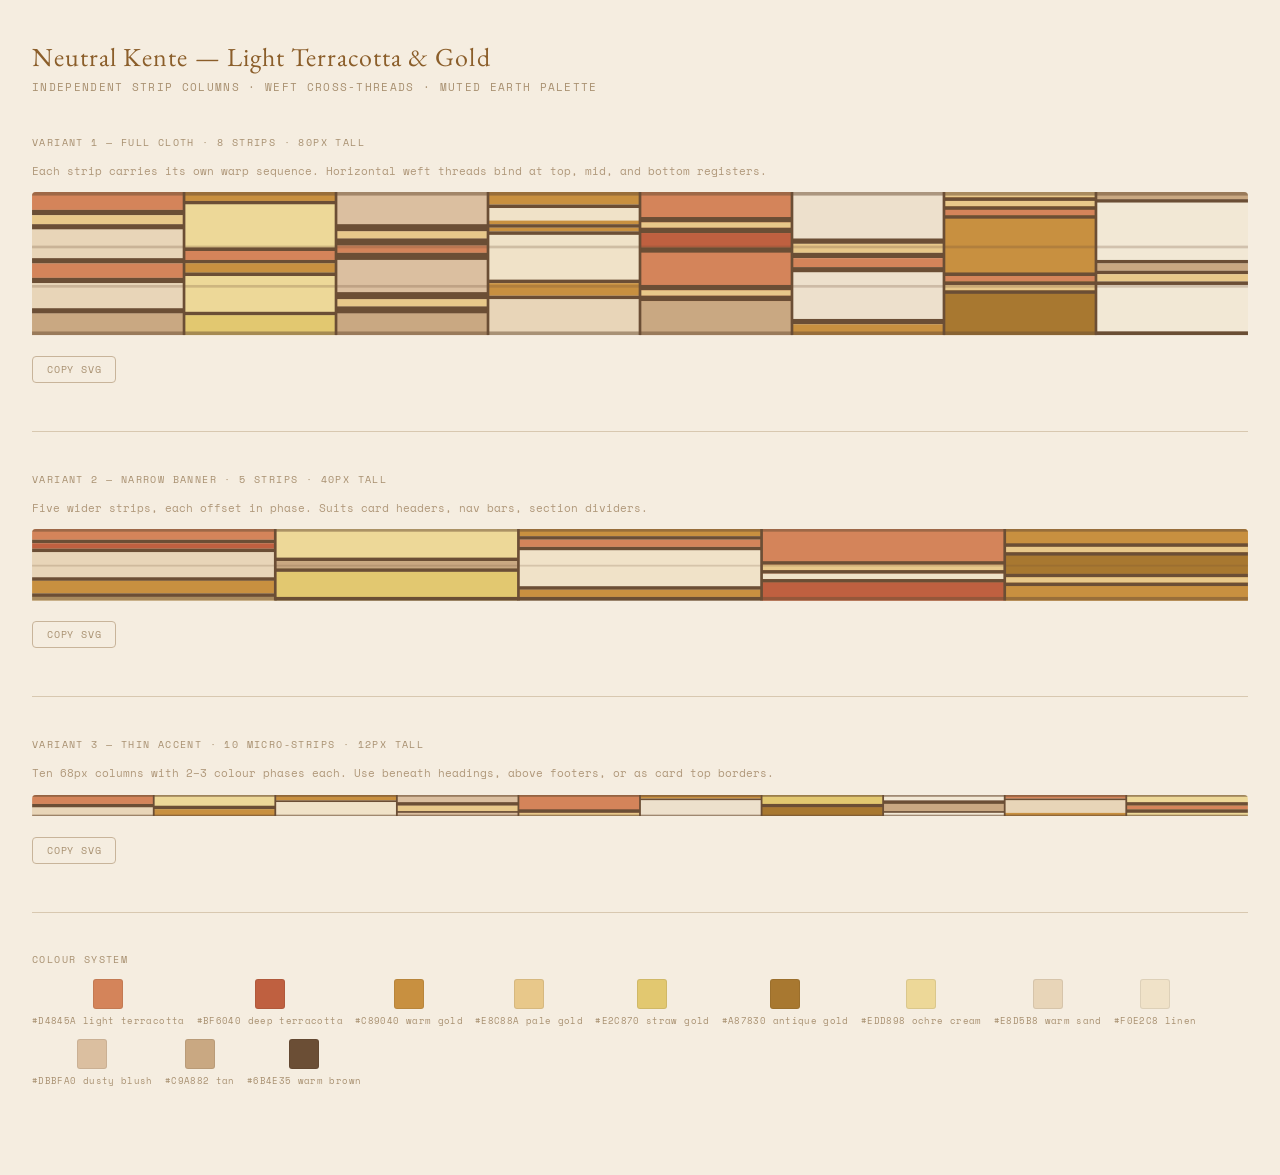
<file: apps/frontend/web/assets/images/kente_neutral.html>
<!DOCTYPE html>
<html lang="en">
<head>
<meta charset="UTF-8">
<meta name="viewport" content="width=device-width, initial-scale=1.0">
<title>Zemi — Neutral Kente Designs</title>
<style>
@import url('https://fonts.googleapis.com/css2?family=EB+Garamond:wght@400;500&family=Space+Mono:wght@400;700&display=swap');
* { box-sizing: border-box; margin: 0; padding: 0; }
body {
  background: #F5EDE0;
  font-family: 'Space Mono', monospace;
  color: #3A2E20;
  padding: 2.5rem 2rem;
}
h1 {
  font-family: 'EB Garamond', serif;
  font-size: 26px;
  font-weight: 400;
  color: #8B5E2A;
  margin-bottom: 0.3rem;
  letter-spacing: 0.04em;
}
.subtitle {
  font-size: 11px;
  color: #A89070;
  letter-spacing: 0.12em;
  text-transform: uppercase;
  margin-bottom: 2.5rem;
}
.section { margin-bottom: 3rem; }
.section-label {
  font-size: 10px;
  color: #A89070;
  letter-spacing: 0.14em;
  text-transform: uppercase;
  margin-bottom: 0.75rem;
}
.note {
  font-size: 11px;
  color: #B0987A;
  line-height: 1.7;
  margin-bottom: 0.75rem;
}
.kente-wrap { border-radius: 4px; overflow: hidden; margin-bottom: 0.85rem; }
.copy-btn {
  font-family: 'Space Mono', monospace;
  font-size: 10px;
  padding: 5px 14px;
  border-radius: 4px;
  cursor: pointer;
  border: 0.5px solid #C8B49A;
  background: transparent;
  color: #A89070;
  letter-spacing: 0.08em;
  text-transform: uppercase;
  transition: border-color 0.15s, color 0.15s;
}
.copy-btn:hover { border-color: #8B5E2A; color: #8B5E2A; }
.copy-btn.ok { color: #6B8A4A; border-color: #6B8A4A; }
.divider { height: 0.5px; background: #D8C8B0; margin: 2.5rem 0; }
.palette-row { display: flex; gap: 12px; flex-wrap: wrap; margin-top: 0.5rem; }
.swatch { display: flex; flex-direction: column; align-items: center; gap: 5px; }
.swatch-sq { width: 30px; height: 30px; border-radius: 3px; border: 0.5px solid rgba(0,0,0,0.08); }
.swatch-hex { font-size: 9px; color: #A89070; letter-spacing: 0.04em; }
</style>
</head>
<body>

<h1>Neutral Kente — Light Terracotta &amp; Gold</h1>
<p class="subtitle">Independent strip columns · Weft cross-threads · Muted earth palette</p>

<!-- ═══ VARIANT 1: FULL CLOTH 80px ═══ -->
<div class="section">
  <div class="section-label">Variant 1 — Full cloth · 8 strips · 80px tall</div>
  <p class="note">Each strip carries its own warp sequence. Horizontal weft threads bind at top, mid, and bottom registers.</p>
  <div class="kente-wrap">
    <svg id="sv1" width="100%" viewBox="0 0 680 80" xmlns="http://www.w3.org/2000/svg" role="img">
      <title>Asymmetric neutral kente cloth — 8 independent strips</title>

      <!-- STRIP 1 (x 0–84): Warm sand base, light terracotta breaks -->
      <rect x="0" y="0"  width="85" height="80" fill="#E8D5B8"/>
      <rect x="0" y="0"  width="85" height="10" fill="#D4845A"/>
      <rect x="0" y="10" width="85" height="3"  fill="#6B4E35"/>
      <rect x="0" y="13" width="85" height="5"  fill="#E8C88A"/>
      <rect x="0" y="18" width="85" height="3"  fill="#6B4E35"/>
      <rect x="0" y="21" width="85" height="16" fill="#E8D5B8"/>
      <rect x="0" y="37" width="85" height="3"  fill="#6B4E35"/>
      <rect x="0" y="40" width="85" height="8"  fill="#D4845A"/>
      <rect x="0" y="48" width="85" height="3"  fill="#6B4E35"/>
      <rect x="0" y="51" width="85" height="14" fill="#E8D5B8"/>
      <rect x="0" y="65" width="85" height="3"  fill="#6B4E35"/>
      <rect x="0" y="68" width="85" height="12" fill="#C9A882"/>

      <!-- STRIP 2 (x 85–169): Pale ochre dominant, single terracotta accent -->
      <rect x="85" y="0"  width="85" height="80" fill="#EDD898"/>
      <rect x="85" y="0"  width="85" height="5"  fill="#C89040"/>
      <rect x="85" y="5"  width="85" height="2"  fill="#6B4E35"/>
      <rect x="85" y="7"  width="85" height="24" fill="#EDD898"/>
      <rect x="85" y="31" width="85" height="2"  fill="#6B4E35"/>
      <rect x="85" y="33" width="85" height="5"  fill="#D4845A"/>
      <rect x="85" y="38" width="85" height="2"  fill="#6B4E35"/>
      <rect x="85" y="40" width="85" height="5"  fill="#C89040"/>
      <rect x="85" y="45" width="85" height="2"  fill="#6B4E35"/>
      <rect x="85" y="47" width="85" height="20" fill="#EDD898"/>
      <rect x="85" y="67" width="85" height="2"  fill="#6B4E35"/>
      <rect x="85" y="69" width="85" height="11" fill="#E2C870"/>

      <!-- STRIP 3 (x 170–254): Dusty rose-tan, layered fine breaks -->
      <rect x="170" y="0"  width="85" height="80" fill="#DBBFA0"/>
      <rect x="170" y="0"  width="85" height="18" fill="#DBBFA0"/>
      <rect x="170" y="18" width="85" height="4"  fill="#6B4E35"/>
      <rect x="170" y="22" width="85" height="4"  fill="#E8C88A"/>
      <rect x="170" y="26" width="85" height="4"  fill="#6B4E35"/>
      <rect x="170" y="30" width="85" height="4"  fill="#D4845A"/>
      <rect x="170" y="34" width="85" height="4"  fill="#6B4E35"/>
      <rect x="170" y="38" width="85" height="18" fill="#DBBFA0"/>
      <rect x="170" y="56" width="85" height="4"  fill="#6B4E35"/>
      <rect x="170" y="60" width="85" height="4"  fill="#E8C88A"/>
      <rect x="170" y="64" width="85" height="4"  fill="#6B4E35"/>
      <rect x="170" y="68" width="85" height="12" fill="#C9A882"/>

      <!-- STRIP 4 (x 255–339): Warm linen, dense gold geometry at top -->
      <rect x="255" y="0"  width="85" height="80" fill="#F0E2C8"/>
      <rect x="255" y="0"  width="85" height="7"  fill="#C89040"/>
      <rect x="255" y="7"  width="85" height="2"  fill="#6B4E35"/>
      <rect x="255" y="9"  width="85" height="7"  fill="#F0E2C8"/>
      <rect x="255" y="16" width="85" height="2"  fill="#C89040"/>
      <rect x="255" y="18" width="85" height="2"  fill="#6B4E35"/>
      <rect x="255" y="20" width="85" height="2"  fill="#C89040"/>
      <rect x="255" y="22" width="85" height="2"  fill="#6B4E35"/>
      <rect x="255" y="24" width="85" height="25" fill="#F0E2C8"/>
      <rect x="255" y="49" width="85" height="2"  fill="#6B4E35"/>
      <rect x="255" y="51" width="85" height="7"  fill="#C89040"/>
      <rect x="255" y="58" width="85" height="2"  fill="#6B4E35"/>
      <rect x="255" y="60" width="85" height="20" fill="#E8D5B8"/>

      <!-- STRIP 5 (x 340–424): Mid terracotta, asymmetric phase -->
      <rect x="340" y="0"  width="85" height="80" fill="#D4845A"/>
      <rect x="340" y="0"  width="85" height="14" fill="#D4845A"/>
      <rect x="340" y="14" width="85" height="3"  fill="#6B4E35"/>
      <rect x="340" y="17" width="85" height="3"  fill="#E8C88A"/>
      <rect x="340" y="20" width="85" height="3"  fill="#6B4E35"/>
      <rect x="340" y="23" width="85" height="8"  fill="#BF6040"/>
      <rect x="340" y="31" width="85" height="3"  fill="#6B4E35"/>
      <rect x="340" y="34" width="85" height="18" fill="#D4845A"/>
      <rect x="340" y="52" width="85" height="3"  fill="#6B4E35"/>
      <rect x="340" y="55" width="85" height="3"  fill="#E8C88A"/>
      <rect x="340" y="58" width="85" height="3"  fill="#6B4E35"/>
      <rect x="340" y="61" width="85" height="19" fill="#C9A882"/>

      <!-- STRIP 6 (x 425–509): Pale sand, wide quiet body, single ornament -->
      <rect x="425" y="0"  width="85" height="80" fill="#EDE0CC"/>
      <rect x="425" y="0"  width="85" height="26" fill="#EDE0CC"/>
      <rect x="425" y="26" width="85" height="3"  fill="#6B4E35"/>
      <rect x="425" y="29" width="85" height="5"  fill="#E8C88A"/>
      <rect x="425" y="34" width="85" height="3"  fill="#6B4E35"/>
      <rect x="425" y="37" width="85" height="5"  fill="#D4845A"/>
      <rect x="425" y="42" width="85" height="3"  fill="#6B4E35"/>
      <rect x="425" y="45" width="85" height="26" fill="#EDE0CC"/>
      <rect x="425" y="71" width="85" height="3"  fill="#6B4E35"/>
      <rect x="425" y="74" width="85" height="6"  fill="#C89040"/>

      <!-- STRIP 7 (x 510–594): Warm gold, clustered breaks near edges -->
      <rect x="510" y="0"  width="85" height="80" fill="#C89040"/>
      <rect x="510" y="0"  width="85" height="3"  fill="#E8C88A"/>
      <rect x="510" y="3"  width="85" height="2"  fill="#6B4E35"/>
      <rect x="510" y="5"  width="85" height="3"  fill="#E8C88A"/>
      <rect x="510" y="8"  width="85" height="2"  fill="#6B4E35"/>
      <rect x="510" y="10" width="85" height="3"  fill="#D4845A"/>
      <rect x="510" y="13" width="85" height="2"  fill="#6B4E35"/>
      <rect x="510" y="15" width="85" height="30" fill="#C89040"/>
      <rect x="510" y="45" width="85" height="2"  fill="#6B4E35"/>
      <rect x="510" y="47" width="85" height="3"  fill="#D4845A"/>
      <rect x="510" y="50" width="85" height="2"  fill="#6B4E35"/>
      <rect x="510" y="52" width="85" height="3"  fill="#E8C88A"/>
      <rect x="510" y="55" width="85" height="2"  fill="#6B4E35"/>
      <rect x="510" y="57" width="85" height="23" fill="#A87830"/>

      <!-- STRIP 8 (x 595–679): Light linen, very sparse — acts as breath -->
      <rect x="595" y="0"  width="85" height="80" fill="#F2E8D5"/>
      <rect x="595" y="0"  width="85" height="4"  fill="#C9A882"/>
      <rect x="595" y="4"  width="85" height="2"  fill="#6B4E35"/>
      <rect x="595" y="6"  width="85" height="32" fill="#F2E8D5"/>
      <rect x="595" y="38" width="85" height="2"  fill="#6B4E35"/>
      <rect x="595" y="40" width="85" height="4"  fill="#C9A882"/>
      <rect x="595" y="44" width="85" height="2"  fill="#6B4E35"/>
      <rect x="595" y="46" width="85" height="4"  fill="#E8C88A"/>
      <rect x="595" y="50" width="85" height="2"  fill="#6B4E35"/>
      <rect x="595" y="52" width="85" height="26" fill="#F2E8D5"/>
      <rect x="595" y="78" width="85" height="2"  fill="#6B4E35"/>

      <!-- WEFT BANDS -->
      <rect x="0" y="0"  width="680" height="2" fill="#6B4E35" opacity="0.5"/>
      <rect x="0" y="30" width="680" height="1.5" fill="#6B4E35" opacity="0.25"/>
      <rect x="0" y="52" width="680" height="1.5" fill="#6B4E35" opacity="0.25"/>
      <rect x="0" y="78" width="680" height="2" fill="#6B4E35" opacity="0.5"/>

      <!-- SEAM LINES -->
      <line x1="85"  y1="0" x2="85"  y2="80" stroke="#6B4E35" stroke-width="1.5"/>
      <line x1="170" y1="0" x2="170" y2="80" stroke="#6B4E35" stroke-width="1.5"/>
      <line x1="255" y1="0" x2="255" y2="80" stroke="#6B4E35" stroke-width="1.5"/>
      <line x1="340" y1="0" x2="340" y2="80" stroke="#6B4E35" stroke-width="1.5"/>
      <line x1="425" y1="0" x2="425" y2="80" stroke="#6B4E35" stroke-width="1.5"/>
      <line x1="510" y1="0" x2="510" y2="80" stroke="#6B4E35" stroke-width="1.5"/>
      <line x1="595" y1="0" x2="595" y2="80" stroke="#6B4E35" stroke-width="1.5"/>
    </svg>
  </div>
  <button class="copy-btn" id="b1" onclick="copySVG('sv1','b1')">Copy SVG</button>
</div>

<div class="divider"></div>

<!-- ═══ VARIANT 2: NARROW BANNER 40px ═══ -->
<div class="section">
  <div class="section-label">Variant 2 — Narrow banner · 5 strips · 40px tall</div>
  <p class="note">Five wider strips, each offset in phase. Suits card headers, nav bars, section dividers.</p>
  <div class="kente-wrap">
    <svg id="sv2" width="100%" viewBox="0 0 680 40" xmlns="http://www.w3.org/2000/svg" role="img">
      <title>Narrow neutral kente banner — 5 strips</title>

      <!-- Strip A: warm sand, terracotta cluster top -->
      <rect x="0" y="0"  width="136" height="40" fill="#E8D5B8"/>
      <rect x="0" y="0"  width="136" height="6"  fill="#D4845A"/>
      <rect x="0" y="6"  width="136" height="2"  fill="#6B4E35"/>
      <rect x="0" y="8"  width="136" height="3"  fill="#BF6040"/>
      <rect x="0" y="11" width="136" height="2"  fill="#6B4E35"/>
      <rect x="0" y="13" width="136" height="14" fill="#E8D5B8"/>
      <rect x="0" y="27" width="136" height="2"  fill="#6B4E35"/>
      <rect x="0" y="29" width="136" height="7"  fill="#C89040"/>
      <rect x="0" y="36" width="136" height="2"  fill="#6B4E35"/>
      <rect x="0" y="38" width="136" height="2"  fill="#E8C88A"/>

      <!-- Strip B: pale ochre, wide quiet body -->
      <rect x="136" y="0"  width="136" height="40" fill="#EDD898"/>
      <rect x="136" y="0"  width="136" height="16" fill="#EDD898"/>
      <rect x="136" y="16" width="136" height="2"  fill="#6B4E35"/>
      <rect x="136" y="18" width="136" height="4"  fill="#C9A882"/>
      <rect x="136" y="22" width="136" height="2"  fill="#6B4E35"/>
      <rect x="136" y="24" width="136" height="14" fill="#E2C870"/>
      <rect x="136" y="38" width="136" height="2"  fill="#6B4E35"/>

      <!-- Strip C: dusty linen, double ornament -->
      <rect x="272" y="0"  width="136" height="40" fill="#F0E2C8"/>
      <rect x="272" y="0"  width="136" height="4"  fill="#C89040"/>
      <rect x="272" y="4"  width="136" height="2"  fill="#6B4E35"/>
      <rect x="272" y="6"  width="136" height="4"  fill="#D4845A"/>
      <rect x="272" y="10" width="136" height="2"  fill="#6B4E35"/>
      <rect x="272" y="12" width="136" height="20" fill="#F0E2C8"/>
      <rect x="272" y="32" width="136" height="2"  fill="#6B4E35"/>
      <rect x="272" y="34" width="136" height="4"  fill="#C89040"/>
      <rect x="272" y="38" width="136" height="2"  fill="#6B4E35"/>

      <!-- Strip D: terracotta, single central feature -->
      <rect x="408" y="0"  width="136" height="40" fill="#D4845A"/>
      <rect x="408" y="0"  width="136" height="18" fill="#D4845A"/>
      <rect x="408" y="18" width="136" height="2"  fill="#6B4E35"/>
      <rect x="408" y="20" width="136" height="3"  fill="#E8C88A"/>
      <rect x="408" y="23" width="136" height="2"  fill="#6B4E35"/>
      <rect x="408" y="25" width="136" height="3"  fill="#F0E2C8"/>
      <rect x="408" y="28" width="136" height="2"  fill="#6B4E35"/>
      <rect x="408" y="30" width="136" height="10" fill="#BF6040"/>

      <!-- Strip E: warm gold, narrow breaks at thirds -->
      <rect x="544" y="0"  width="136" height="40" fill="#C89040"/>
      <rect x="544" y="0"  width="136" height="8"  fill="#C89040"/>
      <rect x="544" y="8"  width="136" height="2"  fill="#6B4E35"/>
      <rect x="544" y="10" width="136" height="3"  fill="#E8C88A"/>
      <rect x="544" y="13" width="136" height="2"  fill="#6B4E35"/>
      <rect x="544" y="15" width="136" height="10" fill="#A87830"/>
      <rect x="544" y="25" width="136" height="2"  fill="#6B4E35"/>
      <rect x="544" y="27" width="136" height="3"  fill="#E8C88A"/>
      <rect x="544" y="30" width="136" height="2"  fill="#6B4E35"/>
      <rect x="544" y="32" width="136" height="8"  fill="#C89040"/>

      <!-- Weft bands -->
      <rect x="0" y="0"  width="680" height="1.5" fill="#6B4E35" opacity="0.5"/>
      <rect x="0" y="20" width="680" height="1"   fill="#6B4E35" opacity="0.2"/>
      <rect x="0" y="38" width="680" height="2"   fill="#6B4E35" opacity="0.5"/>

      <!-- Seams -->
      <line x1="136" y1="0" x2="136" y2="40" stroke="#6B4E35" stroke-width="1.5"/>
      <line x1="272" y1="0" x2="272" y2="40" stroke="#6B4E35" stroke-width="1.5"/>
      <line x1="408" y1="0" x2="408" y2="40" stroke="#6B4E35" stroke-width="1.5"/>
      <line x1="544" y1="0" x2="544" y2="40" stroke="#6B4E35" stroke-width="1.5"/>
    </svg>
  </div>
  <button class="copy-btn" id="b2" onclick="copySVG('sv2','b2')">Copy SVG</button>
</div>

<div class="divider"></div>

<!-- ═══ VARIANT 3: THIN ACCENT 12px ═══ -->
<div class="section">
  <div class="section-label">Variant 3 — Thin accent · 10 micro-strips · 12px tall</div>
  <p class="note">Ten 68px columns with 2–3 colour phases each. Use beneath headings, above footers, or as card top borders.</p>
  <div class="kente-wrap">
    <svg id="sv3" width="100%" viewBox="0 0 680 12" xmlns="http://www.w3.org/2000/svg" role="img">
      <title>Thin accent neutral kente — 10 micro-strips</title>

      <rect x="0"   y="0" width="68" height="12" fill="#E8D5B8"/>
      <rect x="0"   y="0" width="68" height="5"  fill="#D4845A"/>
      <rect x="0"   y="5" width="68" height="2"  fill="#6B4E35"/>
      <rect x="0"   y="7" width="68" height="5"  fill="#E8D5B8"/>

      <rect x="68"  y="0" width="68" height="12" fill="#EDD898"/>
      <rect x="68"  y="6" width="68" height="2"  fill="#6B4E35"/>
      <rect x="68"  y="8" width="68" height="4"  fill="#C89040"/>

      <rect x="136" y="0" width="68" height="12" fill="#F0E2C8"/>
      <rect x="136" y="0" width="68" height="3"  fill="#C89040"/>
      <rect x="136" y="3" width="68" height="1"  fill="#6B4E35"/>
      <rect x="136" y="4" width="68" height="8"  fill="#F0E2C8"/>

      <rect x="204" y="0" width="68" height="12" fill="#DBBFA0"/>
      <rect x="204" y="4" width="68" height="2"  fill="#6B4E35"/>
      <rect x="204" y="6" width="68" height="3"  fill="#E8C88A"/>
      <rect x="204" y="9" width="68" height="1"  fill="#6B4E35"/>
      <rect x="204" y="10" width="68" height="2" fill="#DBBFA0"/>

      <rect x="272" y="0" width="68" height="12" fill="#D4845A"/>
      <rect x="272" y="8" width="68" height="2"  fill="#6B4E35"/>
      <rect x="272" y="10" width="68" height="2" fill="#E8C88A"/>

      <rect x="340" y="0" width="68" height="12" fill="#EDE0CC"/>
      <rect x="340" y="0" width="68" height="2"  fill="#C89040"/>
      <rect x="340" y="2" width="68" height="1"  fill="#6B4E35"/>
      <rect x="340" y="3" width="68" height="9"  fill="#EDE0CC"/>

      <rect x="408" y="0" width="68" height="12" fill="#C89040"/>
      <rect x="408" y="0" width="68" height="5"  fill="#E2C870"/>
      <rect x="408" y="5" width="68" height="2"  fill="#6B4E35"/>
      <rect x="408" y="7" width="68" height="5"  fill="#A87830"/>

      <rect x="476" y="0" width="68" height="12" fill="#F2E8D5"/>
      <rect x="476" y="3" width="68" height="2"  fill="#6B4E35"/>
      <rect x="476" y="5" width="68" height="4"  fill="#C9A882"/>
      <rect x="476" y="9" width="68" height="1"  fill="#6B4E35"/>
      <rect x="476" y="10" width="68" height="2" fill="#F2E8D5"/>

      <rect x="544" y="0" width="68" height="12" fill="#E8D5B8"/>
      <rect x="544" y="0" width="68" height="2"  fill="#D4845A"/>
      <rect x="544" y="2" width="68" height="1"  fill="#6B4E35"/>
      <rect x="544" y="3" width="68" height="7"  fill="#E8D5B8"/>
      <rect x="544" y="10" width="68" height="2" fill="#C89040"/>

      <rect x="612" y="0" width="68" height="12" fill="#EDD898"/>
      <rect x="612" y="4" width="68" height="2"  fill="#6B4E35"/>
      <rect x="612" y="6" width="68" height="2"  fill="#D4845A"/>
      <rect x="612" y="8" width="68" height="2"  fill="#6B4E35"/>
      <rect x="612" y="10" width="68" height="2" fill="#EDD898"/>

      <!-- Weft -->
      <rect x="0" y="0"  width="680" height="1" fill="#6B4E35" opacity="0.6"/>
      <rect x="0" y="11" width="680" height="1" fill="#6B4E35" opacity="0.6"/>

      <!-- Seams -->
      <line x1="68"  y1="0" x2="68"  y2="12" stroke="#6B4E35" stroke-width="1"/>
      <line x1="136" y1="0" x2="136" y2="12" stroke="#6B4E35" stroke-width="1"/>
      <line x1="204" y1="0" x2="204" y2="12" stroke="#6B4E35" stroke-width="1"/>
      <line x1="272" y1="0" x2="272" y2="12" stroke="#6B4E35" stroke-width="1"/>
      <line x1="340" y1="0" x2="340" y2="12" stroke="#6B4E35" stroke-width="1"/>
      <line x1="408" y1="0" x2="408" y2="12" stroke="#6B4E35" stroke-width="1"/>
      <line x1="476" y1="0" x2="476" y2="12" stroke="#6B4E35" stroke-width="1"/>
      <line x1="544" y1="0" x2="544" y2="12" stroke="#6B4E35" stroke-width="1"/>
      <line x1="612" y1="0" x2="612" y2="12" stroke="#6B4E35" stroke-width="1"/>
    </svg>
  </div>
  <button class="copy-btn" id="b3" onclick="copySVG('sv3','b3')">Copy SVG</button>
</div>

<div class="divider"></div>

<!-- PALETTE -->
<div class="section">
  <div class="section-label">Colour system</div>
  <div class="palette-row">
    <div class="swatch"><div class="swatch-sq" style="background:#D4845A;"></div><div class="swatch-hex">#D4845A light terracotta</div></div>
    <div class="swatch"><div class="swatch-sq" style="background:#BF6040;"></div><div class="swatch-hex">#BF6040 deep terracotta</div></div>
    <div class="swatch"><div class="swatch-sq" style="background:#C89040;"></div><div class="swatch-hex">#C89040 warm gold</div></div>
    <div class="swatch"><div class="swatch-sq" style="background:#E8C88A;"></div><div class="swatch-hex">#E8C88A pale gold</div></div>
    <div class="swatch"><div class="swatch-sq" style="background:#E2C870;"></div><div class="swatch-hex">#E2C870 straw gold</div></div>
    <div class="swatch"><div class="swatch-sq" style="background:#A87830;"></div><div class="swatch-hex">#A87830 antique gold</div></div>
    <div class="swatch"><div class="swatch-sq" style="background:#EDD898;"></div><div class="swatch-hex">#EDD898 ochre cream</div></div>
    <div class="swatch"><div class="swatch-sq" style="background:#E8D5B8;"></div><div class="swatch-hex">#E8D5B8 warm sand</div></div>
    <div class="swatch"><div class="swatch-sq" style="background:#F0E2C8;"></div><div class="swatch-hex">#F0E2C8 linen</div></div>
    <div class="swatch"><div class="swatch-sq" style="background:#DBBFA0;"></div><div class="swatch-hex">#DBBFA0 dusty blush</div></div>
    <div class="swatch"><div class="swatch-sq" style="background:#C9A882;"></div><div class="swatch-hex">#C9A882 tan</div></div>
    <div class="swatch"><div class="swatch-sq" style="background:#6B4E35;"></div><div class="swatch-hex">#6B4E35 warm brown</div></div>
  </div>
</div>

<script>
function copySVG(svgId, btnId) {
  const svg = document.getElementById(svgId);
  const text = new XMLSerializer().serializeToString(svg);
  navigator.clipboard.writeText(text).then(() => {
    const btn = document.getElementById(btnId);
    btn.textContent = 'Copied!';
    btn.classList.add('ok');
    setTimeout(() => { btn.textContent = 'Copy SVG'; btn.classList.remove('ok'); }, 2000);
  });
}
</script>
</body>
</html>
</file>
